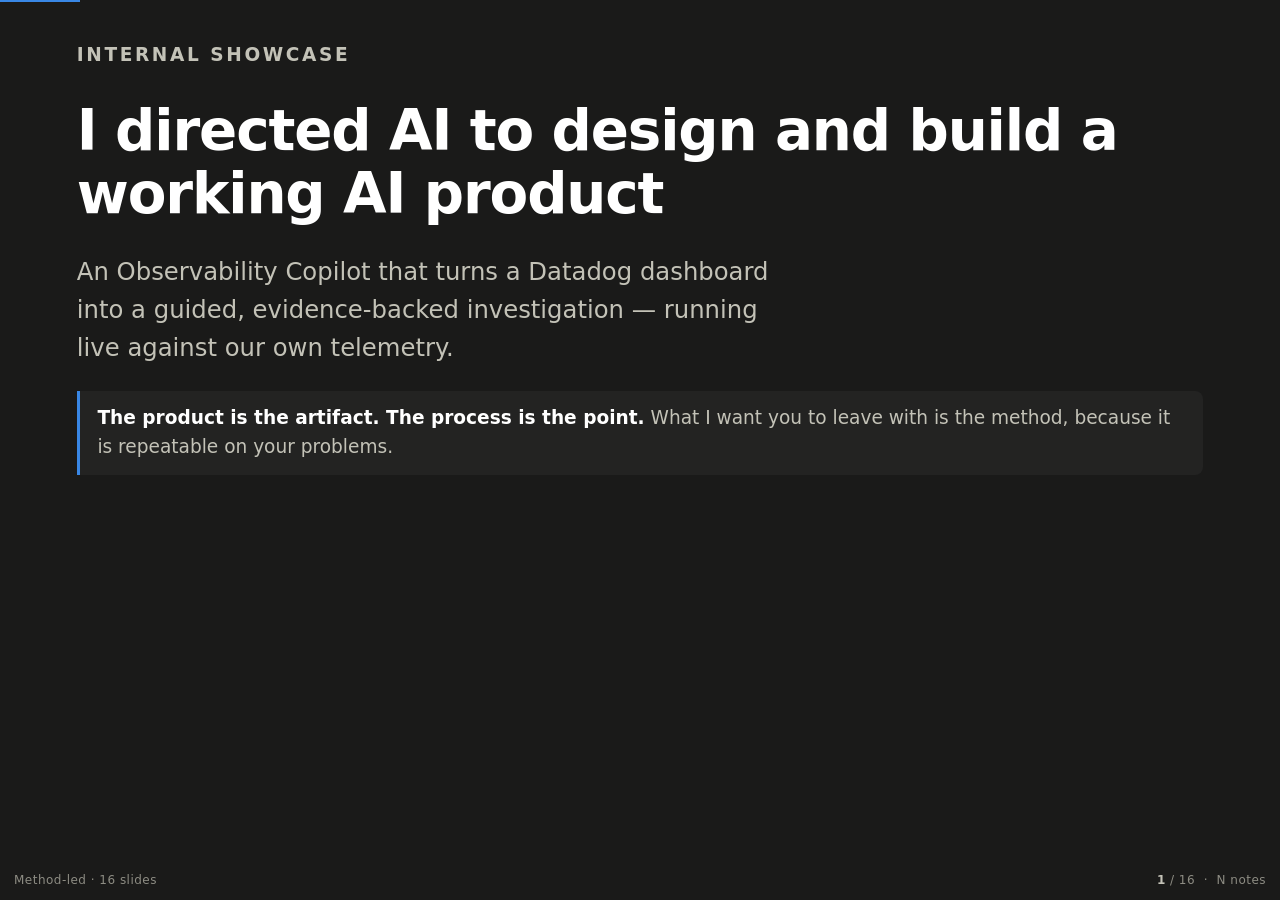
<file: docs/presentation/meta-led.html>
<!DOCTYPE html>
<html lang="en">
<head>
<meta charset="utf-8">
<meta name="viewport" content="width=device-width, initial-scale=1">
<title>Directing AI to build an AI product — Observability Copilot</title>
<!-- Deck A: METHOD-LED. The build journey is the thesis; the working product is
     the evidence. Follows kickoff §7.3. Companion deck: product-led.html -->
<link rel="stylesheet" href="deck.css">
</head>
<body>
<div id="bar"></div>
<div id="deckname">Method-led · 16 slides</div>
<div id="hud"></div>

<!-- 1 ................................................................. -->
<section class="slide on" data-notes="
  <p>Open with the thesis, not the product. Say the sentence on the slide out loud, then stop.</p>
  <p>Set expectations for the shape of the talk: about five minutes of the working product so nobody
  doubts it exists, then the rest on how it got built, because that's the part they can copy.</p>
  <p>Do not oversell. The honest claim is 'a working, useful slice' — not 'a finished product'.</p>">
  <p class="kicker">Internal showcase</p>
  <h1>I directed AI to design and&nbsp;build a working AI product</h1>
  <p class="lead">An Observability Copilot that turns a Datadog dashboard into a guided,
  evidence-backed investigation — running live against our own telemetry.</p>
  <div class="note"><p><strong>The product is the artifact. The process is the point.</strong>
  What I want you to leave with is the method, because it is repeatable on your problems.</p></div>
</section>

<!-- 2 ................................................................. -->
<section class="slide" data-notes="
  <p>Proof before narrative. These are measured, not estimated — the repo records its own build via a
  Stop hook that appends one record per prompt cycle to metrics/prompts.jsonl.</p>
  <p>Two honesty notes you should be ready for: '7 active days' means calendar days on which work
  happened, spread over about six weeks of evenings — not 7 full-time days. And the recorded prompt
  count stops at Jul 28; the most recent session (the live-Datadog work) isn't in the file yet.</p>
  <p>If someone asks about the cost: 207 dollars of model usage. That is the whole engineering spend.</p>">
  <p class="kicker">The claim, in numbers</p>
  <h2>What it cost to get here</h2>
  <div class="kpis">
    <div class="kpi"><span class="n">7</span><span class="k">active build days</span></div>
    <div class="kpi"><span class="n">64</span><span class="k">prompts recorded</span></div>
    <div class="kpi"><span class="n"><small>$</small>207</span><span class="k">total model spend</span></div>
    <div class="kpi"><span class="n">388</span><span class="k">passing tests</span></div>
    <div class="kpi"><span class="n">8</span><span class="k">dependencies</span></div>
    <div class="kpi"><span class="n">0</span><span class="k">lines I hand-wrote</span></div>
  </div>
  <div class="warn"><p><strong>Read these honestly.</strong> Seven <em>active</em> days spread across six
  weeks of evenings, not seven full-time days. The prompt count is what the collector had recorded up to
  Jul 28 — the most recent session isn't in it yet.</p></div>
</section>

<!-- 3 ................................................................. -->
<section class="slide" data-notes="
  <p>Thirty seconds on the problem. Everyone in the room has had this experience, so don't over-explain it.</p>
  <p>The key framing: the dashboard is not the problem. The dashboard is fine. The gap is that it
  answers 'what are the numbers' and never 'what is happening and what should I do'.</p>">
  <p class="kicker">The problem</p>
  <h2>A dashboard tells you the numbers. It never tells you the story.</h2>
  <ul class="clean">
    <li>Open a service dashboard you don't own. Dozens of panels, all technically informative.</li>
    <li>You cannot tell what is <strong>normal</strong>, what <strong>changed</strong>, or what <strong>matters</strong>.</li>
    <li>The knowledge that closes that gap lives in a handful of experienced engineers' heads.</li>
  </ul>
  <blockquote>Explain metrics rather than expose them. Tell the story rather than show graphs.
  <cite>The project's founding constraint — every feature was judged against it</cite></blockquote>
</section>

<!-- 4 ................................................................. -->
<section class="slide" data-notes="
  <p>LIVE DEMO — about five minutes. Have it already running on port 8000, browser open, one conversation ready.</p>
  <p>Sequence: (1) ask 'Is the alerting service healthy? Any errors or latency issues?' (2) while it thinks,
  say that it is querying real Datadog right now — 420 metrics in scope, resolved down to the 8 most
  relevant. (3) When it answers, point at the Facts / Hypotheses / Unknowns separation. (4) Click through
  to the evidence. (5) Switch persona to Engineering Leadership — same facts, different lens, no new
  model call. (6) Generate the Incident Summary artifact.</p>
  <p>THE MONEY MOMENT: it will explicitly refuse to answer something for lack of evidence. Stop and name
  that. An AI that says 'I can't conclude that from this data' is the whole design goal.</p>
  <p>If Datadog or the network fails: say so plainly, switch to the replay adapter, and carry on. Do not
  pretend. Recovering gracefully in front of the room actually helps the credibility story.</p>">
  <span class="demo-tag">Live demo · ~5 min</span>
  <h2>Let me just show you</h2>
  <ul class="clean">
    <li>Ask it a question in plain English about a service none of us wrote.</li>
    <li>Watch it separate <strong>Facts</strong> from <strong>Hypotheses</strong> from <strong>Unknowns</strong>.</li>
    <li>Ask for the evidence behind any claim — every one traces to real telemetry.</li>
    <li>Re-frame the same facts for a different audience, instantly.</li>
  </ul>
  <div class="demo"><p><strong>Running against our real Datadog org</strong> — 420 live metrics across
  14 services, not a recording.</p></div>
</section>

<!-- 5 ................................................................. -->
<section class="slide" data-notes="
  <p>This is the hinge of the talk. Everything after this is method.</p>
  <p>Say the 'I don't write the code' line once, plainly, and move on — do not milk it. The interesting
  claim is not that I avoided code; it's that the work relocated to judgment, and judgment is where the
  value was. Pair it immediately with the next slide, which is what I did do.</p>
  <p>The four gates were real, not decorative. Nothing significant got built without an explicit
  'approved' from me.</p>">
  <p class="kicker">How the work was structured</p>
  <h2>I approve and direct. The AI executes.</h2>
  <p>I don't write or debug the code. What I do is decide what gets built, in what order, and whether
  the result is acceptable.</p>
  <table class="t">
    <tr><th>Gate</th><th>What had to happen before any code</th></tr>
    <tr><td>Plan</td><td>Agree the problem, the slice, and what we were explicitly <em>not</em> building</td></tr>
    <tr><td>Design</td><td>Agree the architecture and its seams — where future change would land</td></tr>
    <tr><td>Roadmap</td><td>Agree iteration by iteration, with deferrals named out loud</td></tr>
    <tr><td>Approve</td><td>An explicit yes from me. Then, and only then, implementation</td></tr>
  </table>
  <div class="note"><p>No dependency, architecture change, or cost was ever added silently — each came
  to me as a recommendation with alternatives and a default.</p></div>
</section>

<!-- 6 ................................................................. -->
<section class="slide" data-notes="
  <p>This chart is the single best evidence that this was not 'vibe coding'. Over a third of my prompts
  were planning and questions, before implementation.</p>
  <p>Point at Jul 8 — the tall bar, 19 prompts. That was the day I ran it on real Datadog and found it
  was answering from scripted demo data. That day was almost entirely argument and redirection, and it
  produced the most important architectural change in the project.</p>
  <p>Note the gaps between bars honestly. This was evenings and weekends, not a sprint.</p>">
  <p class="kicker">What the work actually looked like</p>
  <h2>A third of it was deciding, not building</h2>
  <div data-chart="intent-split"></div>
  <div data-chart="prompts-per-day"></div>
</section>

<!-- 7 ................................................................. -->
<section class="slide" data-notes="
  <p>Be concrete here — this is the 'so what could I do with this' slide. These are the categories where
  the acceleration was real and obvious.</p>
  <p>The last row matters most for a mixed audience: the AI wrote its own documentation and its own build
  log. That is why this presentation took an afternoon instead of a week.</p>">
  <p class="kicker">Where AI genuinely accelerated things</p>
  <h2>What stopped being expensive</h2>
  <table class="t">
    <tr><th>Task</th><th>What it used to cost</th></tr>
    <tr><td>Scaffolding</td><td>A working FastAPI + SQLite + browser-UI slice existed on day one</td></tr>
    <tr><td>Environment fights</td><td>Python 3.14 with no Rust toolchain — dependency pinning solved <em>for</em> me</td></tr>
    <tr><td>Tests</td><td>388 of them. I would never have written these by hand; they caught real defects</td></tr>
    <tr><td>Synthetic data</td><td>A scripted, replayable incident for reliable demos</td></tr>
    <tr><td>Prompt engineering</td><td>The reasoning prompts that force evidence-backed output</td></tr>
    <tr><td>Documentation</td><td>Decision log, build log, glossary — written as we went, not after</td></tr>
  </table>
</section>

<!-- 8 ................................................................. -->
<section class="slide" data-notes="
  <p>The counterweight, and the most credible slide in the deck. Do not skip it to save time.</p>
  <p>Each of these is a real moment where the AI was doing competent work and heading somewhere I did
  not want to go. It could not have self-corrected, because these are judgment calls about intent, not
  correctness.</p>
  <p>The last one is the sharpest: it offered me a safe fallback and I refused it. That refusal is what
  forced the live integration to actually work.</p>">
  <p class="kicker">Where human judgment was still required</p>
  <h2>The four times I had to overrule it</h2>
  <ul class="clean">
    <li><strong>&ldquo;Why is it giving scripted answers?&rdquo;</strong> — it was reasoning beautifully over demo
    data and had no idea which dashboard, environment or tenant to look at. A real architectural gap.</li>
    <li class="alt"><strong>&ldquo;The UI is completely screwed up.&rdquo;</strong> — twice. Correct code, broken
    experience. Only I was looking at the actual screen.</li>
    <li><strong>&ldquo;Only these ~500 metrics are in scope, and I won't fill in the rest.&rdquo;</strong> —
    scope and effort budget are mine to set, not its.</li>
    <li class="alt"><strong>&ldquo;I cannot do the demo with replay.&rdquo;</strong> — it offered a safe
    fallback. Refusing it is the only reason the live integration works today.</li>
  </ul>
</section>

<!-- 9 ................................................................. -->
<section class="slide" data-notes="
  <p>Failure story one. Told properly this builds trust rather than spending it.</p>
  <p>The point is not 'AI made a mistake'. The code was correct both times. The point is that a green
  test suite and a working browser are different claims, and I was the only one who could tell.</p>
  <p>The durable fix is the interesting bit: rather than patch it, we removed the class of bug — the
  layout now renders with no JavaScript at all, and assets are versioned so a browser cannot serve stale
  ones. That is the difference between fixing a bug and fixing a cause.</p>">
  <p class="kicker">Failure story 1</p>
  <h2>The UI that broke twice, for the same reason</h2>
  <ul class="clean">
    <li>Panels stacked and shoved sideways. Tabs that silently didn't switch.</li>
    <li>Both times the code was <strong>correct</strong> — the browser was running a cached stylesheet
    and cached script from a previous version.</li>
    <li>Tests passed throughout. They asserted the markup <em>existed</em>, never that it <em>worked</em>.</li>
  </ul>
  <div class="note"><p><strong>The fix was structural, not cosmetic:</strong> the layout was rebuilt to
  render with zero JavaScript, tab switching became pure CSS, and every asset URL now carries its
  modification time so a stale cache is impossible. Lesson recorded in the repo:
  <em>don't mark UI behaviour &ldquo;manual-smoke-only&rdquo; — make it declarative and testable.</em></p></div>
</section>

<!-- 10 ................................................................ -->
<section class="slide" data-notes="
  <p>Failure story two, and the better one — it happened last week, on live data.</p>
  <p>The suite was 360 tests, all green, 98% coverage. It caught none of these four, because every one
  of them was an assumption about the real world rather than a logic error. Mocks can only ever assert
  what you already believe.</p>
  <p>Land this: tests prove the code does what you think. Only production proves what you think is true.</p>">
  <p class="kicker">Failure story 2</p>
  <h2>360 green tests missed four real defects</h2>
  <p>The moment it touched the real Datadog org, four things broke that no mock could have caught:</p>
  <table class="t">
    <tr><th>Defect</th><th>Why no test found it</th></tr>
    <tr><td>Wrong tag name</td><td>Our org has no <code>env</code> tag at all. A wrong tag returns
    HTTP 200 and zero rows — it fails <em>silently</em></td></tr>
    <tr><td>Sparse metrics</td><td>These metrics emit ~40&ndash;150 points per <em>week</em>. Every
    4-hour query looked like an outage</td></tr>
    <tr><td>420 queries per question</td><td>A safeguard keyed off the wrong source, so it silently
    stopped bounding anything</td></tr>
    <tr><td>1,000-row timeline</td><td>The real event API returns ~1,000/hour. The test fixture had five</td></tr>
  </table>
  <div class="warn"><p><strong>Tests prove the code does what you think. Only real data proves that what
  you think is true.</strong></p></div>
</section>

<!-- 11 ................................................................ -->
<section class="slide" data-notes="
  <p>Now the counter-argument to 'AI code is unreviewable slop'. This is the discipline slide.</p>
  <p>I cannot read the code. So the safety net had to be mechanical: tests written before implementation,
  and a rule that a passing test may never later fail. That rule is what let me approve changes I could
  not personally audit.</p>
  <p>Point at the chart: it never goes down. That is the invariant made visible.</p>">
  <p class="kicker">Why I could trust work I can't read</p>
  <h2>Test-first, and once green always green</h2>
  <div data-chart="suite-growth"></div>
  <ul class="clean">
    <li>Specs were written <strong>before</strong> the implementation, so they describe intent rather than
    echo the code.</li>
    <li>Every step ran the whole suite. A previously passing test failing was treated as a stop-work event.</li>
    <li>Coverage held at <strong>98%</strong> throughout — and I have a per-step log of every change.</li>
  </ul>
</section>

<!-- 12 ................................................................ -->
<section class="slide" data-notes="
  <p>This is the slide most people won't have thought about, and it's the one that makes the method
  repeatable rather than a one-off.</p>
  <p>Chat is disposable. Sessions end, context is lost, and I might come back on a different machine or
  a different account. So every decision, assumption and piece of state was written into version-controlled
  files as we went.</p>
  <p>The test I set: the repo plus the original brief should let a completely fresh session pick up
  correctly. That has now actually been exercised across many sessions.</p>">
  <p class="kicker">The part that makes it repeatable</p>
  <h2>The repo remembers, so the chat doesn't have to</h2>
  <div class="cols wide-left">
    <div>
      <table class="t">
        <tr><th>File</th><th>What it holds</th></tr>
        <tr><td>DECISIONS.md</td><td>23 entries — every choice, its alternatives, and why</td></tr>
        <tr><td>BUILD-LOG.md</td><td>20 entries — the narrative, including what went wrong</td></tr>
        <tr><td>TESTING.md</td><td>Per-step log of what was specced and proved</td></tr>
        <tr><td>STATE.md</td><td>Live status: done, in progress, next, current gate</td></tr>
        <tr><td>OPEN-QUESTIONS.md</td><td>What is still unverified — kept honest</td></tr>
      </table>
    </div>
    <div class="stack">
      <div class="note"><p><strong>The portability test:</strong> the repo plus the original brief should
      let a brand-new session resume correctly, with no memory of the conversation.</p></div>
      <p>This deck was assembled from those files. That is why it took an afternoon.</p>
    </div>
  </div>
</section>

<!-- 13 ................................................................ -->
<section class="slide" data-notes="
  <p>Deliberate honesty slide. Naming the limits protects every other claim in the talk, and it will
  pre-empt the sharpest questions.</p>
  <p>Say clearly: this is a coherent working slice, architected so the missing pieces slot in. It is not
  a product. If asked 'could we ship this' — no, and that was never the goal.</p>">
  <p class="kicker">What this is and isn't</p>
  <h2>An honest scope statement</h2>
  <div class="cols">
    <div>
      <h3 style="color:var(--good);font-size:18px;margin:0 0 .3em">Real and working</h3>
      <ul class="clean">
        <li>Live read-only Datadog integration</li>
        <li>Genuine reasoning — no hard-coded answers</li>
        <li>Persisted, versioned investigation state</li>
        <li>5 personas · evidence tracing · 1 artifact</li>
        <li>388 tests, 98% coverage</li>
      </ul>
    </div>
    <div>
      <h3 style="color:var(--series-2);font-size:18px;margin:0 0 .3em">Deliberately not built</h3>
      <ul class="clean">
        <li class="alt">5 of 6 output artifact types</li>
        <li class="alt">Logs and traces (metrics + events only)</li>
        <li class="alt">Ticketing / paging integrations</li>
        <li class="alt">Any multi-user or auth story</li>
        <li class="alt">One UI flow still unverified in a real browser</li>
      </ul>
    </div>
  </div>
  <div class="note"><p>A coherent slice with clean seams — <strong>not</strong> a shippable product.
  Every omission above was a decision, and it's written down.</p></div>
</section>

<!-- 14 ................................................................ -->
<section class="slide" data-notes="
  <p>The takeaway slide. This is what you want them writing down.</p>
  <p>Deliver it as advice from experience, not theory. Every one of these six is something I learned by
  getting it wrong first.</p>">
  <p class="kicker">If you want to try this</p>
  <h2>Six things that made it work</h2>
  <ul class="clean">
    <li><strong>Make it plan before it builds.</strong> A third of my prompts were planning. That ratio
    is the difference between direction and drift.</li>
    <li class="alt"><strong>Demand tests you don't have to read.</strong> They are how you approve work
    you cannot personally audit.</li>
    <li><strong>Force the decisions into files.</strong> Chat is disposable; the repo is not.</li>
    <li class="alt"><strong>Point it at reality early.</strong> Everything expensive I found came from
    real data, not from mocks.</li>
    <li><strong>Say no.</strong> Refusing the convenient fallback is where most of the real value came from.</li>
    <li class="alt"><strong>Ask it to prove claims, not assert them.</strong> &ldquo;Show me it working&rdquo;
    beats &ldquo;is it done?&rdquo;</li>
  </ul>
</section>

<!-- 15 ................................................................ -->
<section class="slide" data-notes="
  <p>Close on the thesis, restated in one line, then hand over to questions.</p>
  <p>Don't add new information here. Just land it.</p>">
  <p class="kicker">The takeaway</p>
  <h1>The bottleneck moved from <em>writing</em> software to <em>deciding</em> what to build.</h1>
  <p class="lead">A working, AI-powered tool against our own production telemetry — in 7 active days,
  for $207, with 388 tests behind it, directed rather than typed.</p>
  <div class="demo"><p><strong>Everything in this talk is in the repo</strong> — the code, the decision
  log, the build narrative, the metrics behind every number on these slides, and this deck.</p></div>
</section>

<!-- 16 ................................................................ -->
<section class="slide" data-notes="
  <p>Keep this slide up during Q&amp;A. Prepared answers for the questions most likely to come:</p>
  <p><strong>'How do you know the code is any good?'</strong> — I don't, personally. I know 388 tests
  pass, coverage is 98%, a passing test has never been allowed to regress, and it works against live
  production data. That is a different kind of confidence, and I'd argue it's the honest kind.</p>
  <p><strong>'Isn't this just autocomplete?'</strong> — Point at slide 10. It found and fixed four
  defects in its own work that a 360-test suite missed, by reasoning about production data.</p>
  <p><strong>'What happens when it's wrong?'</strong> — Slides 8 to 10. It was wrong repeatedly. The
  process is built to surface that: tests, gates, and a written record of every assumption.</p>
  <p><strong>'Could I do this?'</strong> — Yes, and that's the point. The constraint is willingness to
  be specific about what you want, not the ability to code.</p>
  <p><strong>'What was hardest?'</strong> — Not the code. Deciding scope, and holding the line on it.</p>">
  <p class="kicker">Over to you</p>
  <h1>Questions</h1>
  <div class="kpis">
    <div class="kpi"><span class="n">7</span><span class="k">active days</span></div>
    <div class="kpi"><span class="n"><small>$</small>207</span><span class="k">total spend</span></div>
    <div class="kpi"><span class="n">388</span><span class="k">tests passing</span></div>
    <div class="kpi"><span class="n">23</span><span class="k">recorded decisions</span></div>
  </div>
  <p style="margin-top:1.6em">Happy to walk through the decision log, the failure stories, or drive the
  live app at anything you want to ask it.</p>
</section>

<div id="notes"></div>
<script src="charts.js"></script>
<script src="deck.js"></script>
</body>
</html>
</file>
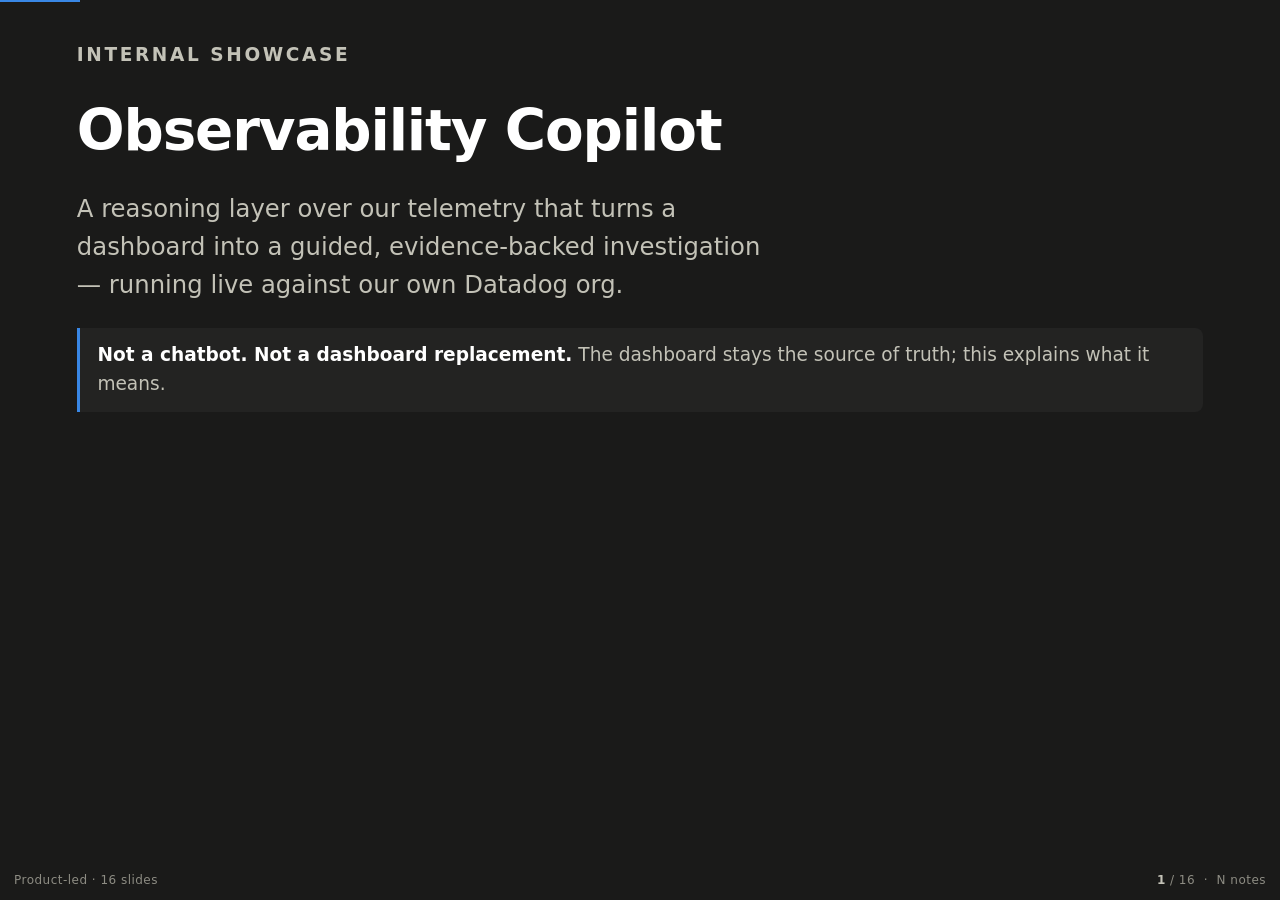
<file: docs/presentation/product-led.html>
<!DOCTYPE html>
<html lang="en">
<head>
<meta charset="utf-8">
<meta name="viewport" content="width=device-width, initial-scale=1">
<title>Observability Copilot — from dashboards to guided investigations</title>
<!-- Deck B: PRODUCT-LED. The capability leads; the build journey closes.
     Companion deck: meta-led.html -->
<link rel="stylesheet" href="deck.css">
</head>
<body>
<div id="bar"></div>
<div id="deckname">Product-led · 16 slides</div>
<div id="hud"></div>

<!-- 1 ................................................................. -->
<section class="slide on" data-notes="
  <p>Lead with the capability. Say what it is in one sentence, then get to the demo quickly — this deck
  earns the right to talk about method by first proving the thing works.</p>
  <p>Be precise about what it is NOT: not a chatbot bolted onto a dashboard, and not a dashboard
  replacement. The dashboard stays the source of truth; this interprets over it.</p>">
  <p class="kicker">Internal showcase</p>
  <h1>Observability Copilot</h1>
  <p class="lead">A reasoning layer over our telemetry that turns a dashboard into a guided,
  evidence-backed investigation — running live against our own Datadog org.</p>
  <div class="note"><p><strong>Not a chatbot. Not a dashboard replacement.</strong> The dashboard stays
  the source of truth; this explains what it means.</p></div>
</section>

<!-- 2 ................................................................. -->
<section class="slide" data-notes="
  <p>Everyone has lived this, so keep it to a minute. Make it about the newcomer, not about tooling
  being bad — the tooling is fine.</p>
  <p>The real cost is that interpretation lives in a few people's heads, which makes it a bottleneck
  and a single point of failure at 3am.</p>">
  <p class="kicker">The problem</p>
  <h2>The data is all there. The understanding isn't.</h2>
  <ul class="clean">
    <li>Open a dashboard for a service you don't own. Dozens of panels, every one technically correct.</li>
    <li>You can't tell what's <strong>normal</strong>, what <strong>changed</strong>, or what
    <strong>matters right now</strong>.</li>
    <li>So you find someone who's seen it before. That person is the bottleneck — and they're asleep.</li>
  </ul>
  <div class="warn"><p>The gap isn't data collection. It's <strong>interpretation</strong> — and it
  currently lives in a handful of heads.</p></div>
</section>

<!-- 3 ................................................................. -->
<section class="slide" data-notes="
  <p>These four constraints shaped every feature. Read them out — they are the product's spine and they
  explain the demo you're about to give.</p>
  <p>The fourth one is the one that makes it trustworthy and the one competitors get wrong. An AI that
  presents a guess as a fact is worse than no AI in an incident.</p>">
  <p class="kicker">The design constraints</p>
  <h2>Four rules it must never break</h2>
  <ul class="clean">
    <li><strong>Explain metrics, don't expose them.</strong> Answer the question, don't render another graph.</li>
    <li class="alt"><strong>Tell the story.</strong> An ordered narrative of what happened, not a wall of panels.</li>
    <li><strong>Every conclusion carries its evidence.</strong> &ldquo;Show me why&rdquo; is always available.</li>
    <li class="alt"><strong>Facts, hypotheses, recommendations and unknowns stay separate.</strong>
    Confidence must trace to evidence — never speculation dressed as certainty.</li>
  </ul>
</section>

<!-- 4 ................................................................. -->
<section class="slide" data-notes="
  <p>LIVE DEMO part 1 — health summary. ~2 min.</p>
  <p>Have it running on port 8000 with a fresh conversation. Ask: 'Is the alerting service healthy?
  Any errors or latency issues?'</p>
  <p>While it works, explain what's happening underneath: it's querying our real org right now, 420
  metrics are in scope, and a deterministic resolver has narrowed that to the 8 most relevant to this
  question — so it's one focused set of queries, not 420.</p>
  <p>When it answers, read the Facts section aloud, then stop on the Unknowns. It will typically decline
  something for lack of evidence. Name that out loud — it is the design goal, not a shortcoming.</p>">
  <span class="demo-tag">Live demo 1 · health summary</span>
  <h2>&ldquo;Is the alerting service healthy?&rdquo;</h2>
  <ul class="clean">
    <li>Plain English, about a service nobody in this room wrote.</li>
    <li>It answers with <strong>facts</strong> first, then what it <em>infers</em>, then what it
    <strong>cannot</strong> tell from the available data.</li>
    <li>Live queries against our Datadog org — 420 metrics in scope, narrowed to the 8 that matter here.</li>
  </ul>
  <div class="demo"><p><strong>Watch for the refusal.</strong> When the evidence doesn't support a
  conclusion, it says so instead of guessing.</p></div>
</section>

<!-- 5 ................................................................. -->
<section class="slide" data-notes="
  <p>LIVE DEMO part 2 — evidence and timeline. ~2 min.</p>
  <p>Click into the evidence for a specific claim. Show that each one points at a real metric series with
  a baseline, a peak and a latest value, or at a real event with a timestamp.</p>
  <p>Then show the Workspace panel on the right: this is a living document, not chat scrollback. It has
  Current Health, Timeline, Evidence, Hypotheses with for/against, Recommended Next Steps and Outstanding
  Questions. Every follow-up question updates it rather than appending to a transcript.</p>
  <p>The architectural point worth making: conclusions are versioned, so you can see how confidence
  changed as evidence arrived.</p>">
  <span class="demo-tag">Live demo 2 · show me the evidence</span>
  <h2>Every claim traces back to real telemetry</h2>
  <ul class="clean">
    <li>Each fact cites specific metric series or timestamped events — with baseline, peak and latest values.</li>
    <li>Root-cause hypotheses carry <strong>supporting and contradicting</strong> evidence, plus what
    information is missing.</li>
    <li>The panel on the right is a <strong>living investigation document</strong>, not chat history —
    versioned, so you can see how confidence changed as evidence arrived.</li>
  </ul>
</section>

<!-- 6 ................................................................. -->
<section class="slide" data-notes="
  <p>LIVE DEMO part 3 — personas and artifact. ~2 min. This is the crowd-pleaser.</p>
  <p>Switch the persona dropdown from Site Reliability Engineer to Engineering Leadership. The answer
  re-frames instantly — and make this explicit: that took NO new model call. The facts are structured
  data; the persona is just a rendering lens over them.</p>
  <p>That's why it's instant, free, and can never contradict the technical version — which matters, because
  the classic failure is the exec summary quietly disagreeing with the engineering detail.</p>
  <p>Then generate the Incident Summary artifact. Same underlying state, serialized as a document you
  could paste into a ticket.</p>">
  <span class="demo-tag">Live demo 3 · same facts, five lenses</span>
  <h2>One investigation, rendered for whoever's asking</h2>
  <div class="cols">
    <div>
      <ul class="clean">
        <li>Support Engineer</li>
        <li class="alt">Site Reliability Engineer</li>
        <li>Software Engineer</li>
        <li class="alt">Product Manager</li>
        <li>Engineering Leadership</li>
      </ul>
    </div>
    <div class="stack">
      <div class="note"><p><strong>Switching persona makes no model call.</strong> The facts are
      structured data; the persona is a rendering lens. So it's instant, free — and the exec summary can
      never quietly contradict the engineering detail.</p></div>
      <p>Then export the same state as an <strong>Incident Summary</strong> ready to paste into a ticket.</p>
    </div>
  </div>
</section>

<!-- 7 ................................................................. -->
<section class="slide" data-notes="
  <p>Now the 'how does it actually work' slide, pitched for a mixed room. Keep it to four boxes; don't
  go deeper unless asked.</p>
  <p>The important idea is replaceability: each layer sits behind an interface, so a different telemetry
  backend or a different model doesn't mean a rewrite. That's what makes this a slice of a real product
  rather than a demo.</p>">
  <p class="kicker">How it works</p>
  <h2>Four layers, each replaceable</h2>
  <table class="t">
    <tr><th>Layer</th><th>Job</th></tr>
    <tr><td>Telemetry</td><td>One interface over metrics and events. Live Datadog, or a replayable
    scripted incident — swapping backends changes nothing above</td></tr>
    <tr><td>Reasoning</td><td>Produces structured objects: a claim, its category, a confidence, and
    pointers to evidence. Cited evidence is validated, so it cannot invent support</td></tr>
    <tr><td>Workspace</td><td>The centre of gravity. A persisted, versioned investigation — a living
    document, not derived from chat</td></tr>
    <tr><td>Presentation</td><td>Dashboard and copilot side by side. Headline → summary → evidence →
    raw telemetry, on demand</td></tr>
  </table>
  <div class="note"><p>Personas, workspace sections and artifact types are all <strong>registry-driven</strong>
  — adding one is config, not surgery.</p></div>
</section>

<!-- 8 ................................................................. -->
<section class="slide" data-notes="
  <p>This is the slide that separates it from 'we piped a dashboard into a chatbot'. Walk the pipeline
  left to right.</p>
  <p>The number to dwell on: 420 metrics are in scope, but any one question queries 8. That bound is
  deliberate — it's what keeps it fast enough to be usable and cheap enough to run, and it's
  deterministic, so the same question always looks at the same metrics.</p>
  <p>The guard at the front is a cost control as much as a safety one: an off-topic question never reaches
  the expensive path at all.</p>">
  <p class="kicker">Why the answers are grounded</p>
  <h2>What happens between your question and the answer</h2>
  <table class="t">
    <tr><td>1 · Guard</td><td>Off-topic or prompt-injection input is refused <em>before</em> any
    expensive work — zero tokens spent</td></tr>
    <tr><td>2 · Scope</td><td>Which environments, which tenants, what time window. Persisted per
    conversation, changeable per question</td></tr>
    <tr><td>3 · Resolve</td><td><strong>420 metrics in scope → the 8 most relevant to this question.</strong>
    Deterministic, so it's explainable and repeatable</td></tr>
    <tr><td>4 · Evidence</td><td>Query only those. Build a catalog of citable facts with real values</td></tr>
    <tr><td>5 · Reason</td><td>The model must cite catalog IDs. Invented citations are stripped out</td></tr>
  </table>
</section>

<!-- 9 ................................................................. -->
<section class="slide" data-notes="
  <p>Honest scope. Put it before the journey section so nobody feels oversold when you pivot to method.</p>
  <p>Say plainly: this is a coherent working slice with clean seams, not a shippable product. If asked
  'can we roll this out' — not as it stands, and that was never the goal of the exercise.</p>">
  <p class="kicker">What this is and isn't</p>
  <h2>An honest scope statement</h2>
  <div class="cols">
    <div>
      <h3 style="color:var(--good);font-size:18px;margin:0 0 .3em">Real and working</h3>
      <ul class="clean">
        <li>Live read-only Datadog integration</li>
        <li>Genuine reasoning — no hard-coded answers</li>
        <li>Persisted, versioned investigation state</li>
        <li>5 personas · evidence tracing · 1 artifact</li>
        <li>388 tests, 98% coverage</li>
      </ul>
    </div>
    <div>
      <h3 style="color:var(--series-2);font-size:18px;margin:0 0 .3em">Deliberately not built</h3>
      <ul class="clean">
        <li class="alt">5 of 6 output artifact types</li>
        <li class="alt">Logs and traces (metrics + events only)</li>
        <li class="alt">Ticketing / paging integrations</li>
        <li class="alt">Any multi-user or auth story</li>
        <li class="alt">One UI flow still unverified in a real browser</li>
      </ul>
    </div>
  </div>
</section>

<!-- 10 ................................................................ -->
<section class="slide" data-notes="
  <p>THE PIVOT. Pause here. Change your tone — you're switching from what to how.</p>
  <p>Say the 'I don't write code' line once, plainly, without drama, and move straight on to the numbers.
  Do not repeat it later in the deck; the numbers make the point better than the claim does.</p>">
  <p class="kicker">And now the part I actually want to talk about</p>
  <h1>None of this was written by an engineer</h1>
  <p class="lead">I directed it. I don't write or debug the code — I decided what to build, in what order,
  and whether the result was acceptable.</p>
  <div class="kpis">
    <div class="kpi"><span class="n">7</span><span class="k">active build days</span></div>
    <div class="kpi"><span class="n">64</span><span class="k">prompts recorded</span></div>
    <div class="kpi"><span class="n"><small>$</small>207</span><span class="k">total model spend</span></div>
    <div class="kpi"><span class="n">8</span><span class="k">dependencies</span></div>
  </div>
</section>

<!-- 11 ................................................................ -->
<section class="slide" data-notes="
  <p>The chart is the evidence that this was directed work, not vibe coding. Over a third of the prompts
  were planning before any code.</p>
  <p>Two honesty notes: '7 active days' means days on which work happened, spread across about six weeks
  of evenings. And the recorded count stops at Jul 28 — the most recent session isn't in the file yet.</p>
  <p>Point at the tall bar, Jul 8. That was the day I ran it against real Datadog and discovered it was
  answering from demo data. Almost entirely argument, and it produced the most important architectural
  change in the project.</p>">
  <p class="kicker">What the work looked like</p>
  <h2>A third of it was deciding, not building</h2>
  <div data-chart="intent-split"></div>
  <div data-chart="prompts-per-day"></div>
  <div class="warn"><p>Seven <em>active</em> days across six weeks of evenings — not seven full-time days.</p></div>
</section>

<!-- 12 ................................................................ -->
<section class="slide" data-notes="
  <p>Balance sheet slide: acceleration on the left, judgment on the right. Don't rush the right column —
  it's what makes the left column believable.</p>
  <p>The last item on the right is the sharpest one: it offered me a safe fallback for the demo and I
  refused it. That refusal is the only reason the live integration works.</p>">
  <p class="kicker">The honest balance</p>
  <h2>What got cheap, and what didn't</h2>
  <div class="cols">
    <div>
      <h3 style="color:var(--series-1);font-size:18px;margin:0 0 .3em">AI made these trivial</h3>
      <ul class="clean">
        <li>A working slice on day one</li>
        <li>Dependency and environment fights</li>
        <li>388 tests I'd never have written</li>
        <li>Synthetic data for reliable demos</li>
        <li>The reasoning prompts themselves</li>
        <li>Its own documentation and build log</li>
      </ul>
    </div>
    <div>
      <h3 style="color:var(--series-2);font-size:18px;margin:0 0 .3em">Still needed me</h3>
      <ul class="clean">
        <li class="alt">&ldquo;Why is it giving scripted answers?&rdquo;</li>
        <li class="alt">&ldquo;The UI is completely screwed up&rdquo; — twice</li>
        <li class="alt">Setting scope and effort budget</li>
        <li class="alt">&ldquo;I cannot do the demo with replay&rdquo;</li>
        <li class="alt">Judging whether an answer was actually useful</li>
      </ul>
    </div>
  </div>
</section>

<!-- 13 ................................................................ -->
<section class="slide" data-notes="
  <p>The failure stories, compressed into one slide for this deck. They build credibility — don't skip
  them to save time.</p>
  <p>Story one: the code was correct both times; the browser was serving cached assets. Tests asserted the
  markup existed, never that it worked.</p>
  <p>Story two is the better one. 360 tests, all green, 98% coverage — and four defects the moment it hit
  real data, because every one was an assumption about the world rather than a logic error.</p>
  <p>Land the line at the bottom.</p>">
  <p class="kicker">Where it went wrong</p>
  <h2>Two failures worth showing you</h2>
  <ul class="clean">
    <li><strong>The UI broke twice, identically.</strong> Both times the code was correct — the browser
    was running a cached stylesheet. Tests checked that the markup <em>existed</em>, never that it
    <em>worked</em>. Fixed structurally: the layout now renders with zero JavaScript.</li>
    <li class="alt"><strong>360 green tests missed four real defects.</strong> The first contact with the
    real org found a tag that doesn't exist in our org, metrics that emit 40&ndash;150 points a
    <em>week</em>, a safeguard that had silently stopped bounding queries, and a 1,000-row timeline.</li>
  </ul>
  <div class="warn"><p><strong>Tests prove the code does what you think. Only real data proves that what
  you think is true.</strong></p></div>
</section>

<!-- 14 ................................................................ -->
<section class="slide" data-notes="
  <p>How I could approve work I can't read. This is the answer to the reasonable scepticism in the room.</p>
  <p>Specs before implementation, and a rule that a passing test may never later fail. Point at the line:
  it never goes down. That invariant is what substituted for my ability to review code.</p>
  <p>Plus: 23 decisions and 20 build-log entries in version control, so a fresh session — or a colleague
  — can pick it up without me.</p>">
  <p class="kicker">Why I could trust work I can't read</p>
  <h2>Test-first, once green always green</h2>
  <div data-chart="suite-growth"></div>
  <ul class="clean">
    <li>Specs written <strong>before</strong> implementation, so they capture intent, not the code.</li>
    <li>A previously passing test failing was a stop-work event. Coverage held at <strong>98%</strong>.</li>
    <li><strong>23 decisions and 20 build-log entries</strong> in version control — the repo remembers,
    so the chat doesn't have to.</li>
  </ul>
</section>

<!-- 15 ................................................................ -->
<section class="slide" data-notes="
  <p>The takeaway. Frame it as advice earned by getting things wrong.</p>
  <p>Then the closing line: the interesting shift isn't that AI writes code, it's where the hard part
  moved to.</p>">
  <p class="kicker">If you want to try this</p>
  <h2>What actually made it work</h2>
  <ul class="clean">
    <li><strong>Make it plan before it builds</strong> — a third of my prompts, and the reason it stayed
    on course.</li>
    <li class="alt"><strong>Demand tests you don't have to read</strong> — that's how you approve what
    you can't audit.</li>
    <li><strong>Force decisions into version-controlled files</strong> — chat is disposable.</li>
    <li class="alt"><strong>Point it at reality early</strong> — mocks only confirm what you already believe.</li>
    <li><strong>Say no to the convenient shortcut</strong> — that's where most of the value came from.</li>
  </ul>
  <div class="note"><p><strong>The bottleneck moved from writing software to deciding what to build.</strong></p></div>
</section>

<!-- 16 ................................................................ -->
<section class="slide" data-notes="
  <p>Keep this up for Q&amp;A. Prepared answers:</p>
  <p><strong>'Can we use this?'</strong> — Not as it stands; it's a slice, and slide 9 lists what's
  missing. But the seams are clean, and the live Datadog integration is real.</p>
  <p><strong>'How do you know the code is good?'</strong> — I don't, personally. 388 tests pass, coverage
  is 98%, no passing test has ever been allowed to regress, and it works against live production data.</p>
  <p><strong>'What about hallucination?'</strong> — Cited evidence is validated against the real catalog
  and invented references are stripped. And it's built to say 'I can't tell from this data' — you saw
  it do exactly that in the demo.</p>
  <p><strong>'What did it cost?'</strong> — $207 of model usage, total.</p>
  <p><strong>'Could I do this?'</strong> — Yes. The constraint is being specific about what you want,
  not the ability to code.</p>">
  <p class="kicker">Over to you</p>
  <h1>Questions</h1>
  <div class="kpis">
    <div class="kpi"><span class="n">420</span><span class="k">live metrics in scope</span></div>
    <div class="kpi"><span class="n">8</span><span class="k">queried per question</span></div>
    <div class="kpi"><span class="n">388</span><span class="k">tests passing</span></div>
    <div class="kpi"><span class="n"><small>$</small>207</span><span class="k">total spend</span></div>
  </div>
  <p style="margin-top:1.6em">Happy to ask it anything live, or walk through the decision log
  and the failure stories.</p>
</section>

<div id="notes"></div>
<script src="charts.js"></script>
<script src="deck.js"></script>
</body>
</html>
</file>
<file: docs/presentation/deck.css>
/* Presentation deck — shared styling for both decks.
   No dependencies, no build step, no web fonts: the same constraints the product
   itself was built under, so the deck can't fail for a reason the talk can't explain.
   Colors are the validated dark-mode data-viz slots (see deck.js header). */

:root {
  color-scheme: dark;
  --surface-1:      #1a1a19;   /* chart + slide surface (validator's dark surface) */
  --surface-2:      #232322;
  --surface-3:      #2c2c2a;
  --text-primary:   #ffffff;
  --text-secondary: #c3c2b7;
  --text-muted:     #8d8c83;
  --series-1:       #3987e5;   /* categorical slot 1 — blue */
  --series-2:       #d95926;   /* categorical slot 2 — orange */
  --rule:           #3a3a37;
  --good:           #199e70;
}

* { box-sizing: border-box; }

html, body {
  margin: 0; padding: 0; height: 100%;
  background: var(--surface-1);
  color: var(--text-primary);
  font: 16px/1.55 ui-sans-serif, system-ui, -apple-system, "Segoe UI", Roboto, Helvetica, Arial, sans-serif;
  -webkit-font-smoothing: antialiased;
}

/* ---------- slide frame ---------- */

.slide {
  display: none;
  position: absolute; inset: 0;
  padding: 4.5vh 6vw 8vh;
  overflow: auto;
  animation: in .18s ease-out;
}
.slide.on { display: block; }
@keyframes in { from { opacity: 0; transform: translateY(6px); } to { opacity: 1; transform: none; } }

.slide h1 {
  font-size: clamp(30px, 4.4vw, 58px);
  line-height: 1.12; margin: 0 0 .5em; letter-spacing: -.02em;
}
.slide h2 {
  font-size: clamp(22px, 2.7vw, 36px);
  line-height: 1.2; margin: 0 0 .15em; letter-spacing: -.015em;
}
.kicker {
  font-size: clamp(11px, 1.05vw, 13px);
  text-transform: uppercase; letter-spacing: .14em;
  color: var(--text-muted); margin: 0 0 1.6em; font-weight: 600;
}
.slide p, .slide li { font-size: clamp(15px, 1.45vw, 20px); color: var(--text-secondary); }
.slide strong { color: var(--text-primary); font-weight: 650; }
.lead { font-size: clamp(18px, 1.9vw, 26px) !important; color: var(--text-primary); max-width: 46ch; }

ul.clean { list-style: none; padding: 0; margin: 1.1em 0 0; }
ul.clean > li {
  padding: .5em 0 .5em 1.35em; position: relative;
  border-bottom: 1px solid var(--rule);
}
ul.clean > li:last-child { border-bottom: 0; }
ul.clean > li::before {
  content: ""; position: absolute; left: 0; top: 1.05em;
  width: 7px; height: 7px; border-radius: 2px; background: var(--series-1);
}
ul.clean > li.alt::before { background: var(--series-2); }

/* ---------- layout helpers ---------- */

.cols { display: grid; grid-template-columns: 1fr 1fr; gap: 3vw; align-items: start; }
.cols.wide-left { grid-template-columns: 1.35fr 1fr; }
.stack > * + * { margin-top: 1.1em; }

/* ---------- stat tiles / hero numbers ---------- */

.kpis { display: grid; grid-template-columns: repeat(auto-fit, minmax(150px, 1fr)); gap: 14px; margin-top: 1.4em; }
.kpi { background: var(--surface-2); border: 1px solid var(--rule); border-radius: 10px; padding: 16px 18px; }
.kpi .n {
  display: block; font-size: clamp(28px, 3.4vw, 46px); font-weight: 700;
  letter-spacing: -.03em; line-height: 1; color: var(--text-primary);
}
.kpi .n small { font-size: .45em; font-weight: 600; color: var(--text-muted); letter-spacing: 0; }
.kpi .k { display: block; margin-top: .5em; font-size: 13px; color: var(--text-secondary); }
.hero { font-size: clamp(56px, 9vw, 132px); font-weight: 700; letter-spacing: -.04em; line-height: .95; }

/* ---------- callouts ---------- */

.note, .warn, .demo {
  border-left: 3px solid var(--series-1);
  background: var(--surface-2); border-radius: 0 8px 8px 0;
  padding: .85em 1.1em; margin-top: 1.3em;
}
.warn { border-left-color: var(--series-2); }
.demo { border-left-color: var(--good); }
.note p, .warn p, .demo p { margin: 0; }

.demo-tag {
  display: inline-block; background: var(--good); color: #04120c;
  font-size: 12px; font-weight: 750; letter-spacing: .1em; text-transform: uppercase;
  padding: 3px 9px; border-radius: 4px; margin-bottom: .8em;
}

/* ---------- quotes (real words from the build log) ---------- */

blockquote {
  margin: 1.2em 0 0; padding: 0 0 0 1.1em;
  border-left: 2px solid var(--series-2);
  font-size: clamp(17px, 1.8vw, 24px); color: var(--text-primary);
}
blockquote cite { display: block; margin-top: .6em; font-size: 14px; font-style: normal; color: var(--text-muted); }

/* ---------- tables ---------- */

table.t { width: 100%; border-collapse: collapse; margin-top: 1.1em; font-size: clamp(13px, 1.25vw, 17px); }
table.t th, table.t td { text-align: left; padding: .55em .7em; border-bottom: 1px solid var(--rule); vertical-align: top; }
table.t th { color: var(--text-muted); font-size: 12px; text-transform: uppercase; letter-spacing: .09em; font-weight: 600; }
table.t td { color: var(--text-secondary); }
table.t td:first-child { color: var(--text-primary); font-weight: 600; white-space: nowrap; }

/* ---------- charts ---------- */

figure.viz { margin: 1.2em 0 0; }
figure.viz figcaption { font-size: 13px; color: var(--text-muted); margin-top: .6em; }
.viz svg { display: block; width: 100%; height: auto; overflow: visible; }
.viz text { font: 500 12px ui-sans-serif, system-ui, sans-serif; fill: var(--text-secondary); }
.viz .val { font-weight: 700; fill: var(--text-primary); }
.viz .ax { stroke: var(--rule); stroke-width: 1; }
.legend { display: flex; gap: 18px; margin-top: .7em; font-size: 13px; color: var(--text-secondary); }
.legend i { display: inline-block; width: 10px; height: 10px; border-radius: 2px; margin-right: 6px; vertical-align: -1px; }

/* ---------- chrome ---------- */

#bar { position: fixed; left: 0; top: 0; height: 2px; background: var(--series-1); z-index: 9; transition: width .18s; }
#hud {
  position: fixed; right: 14px; bottom: 10px; z-index: 9;
  font-size: 12px; color: var(--text-muted); letter-spacing: .04em;
}
#hud b { color: var(--text-secondary); font-weight: 600; }
#deckname {
  position: fixed; left: 14px; bottom: 10px; z-index: 9;
  font-size: 12px; color: var(--text-muted); letter-spacing: .04em;
}

/* ---------- speaker notes (press N) ---------- */

#notes {
  position: fixed; left: 0; right: 0; bottom: 0; z-index: 10;
  max-height: 42vh; overflow: auto;
  background: #100f0f; border-top: 2px solid var(--series-2);
  padding: 16px 6vw 34px; display: none;
}
body.notes #notes { display: block; }
#notes h3 { margin: 0 0 .5em; font-size: 12px; text-transform: uppercase; letter-spacing: .12em; color: var(--series-2); }
#notes p, #notes li { font-size: 15px; color: var(--text-secondary); margin: 0 0 .5em; }

/* ---------- print / PDF ---------- */

@media print {
  html, body { background: #fff; color: #000; height: auto; }
  .slide { display: block !important; position: static; page-break-after: always;
           min-height: 96vh; padding: 5vh 5vw; border-bottom: 1px solid #ccc; }
  .slide h1, .slide h2, .slide strong, .kpi .n, .hero { color: #000; }
  .slide p, .slide li, table.t td { color: #222; }
  .kpi { border-color: #bbb; background: #f6f6f6; }
  #bar, #hud, #deckname, #notes { display: none !important; }
}
</file>
